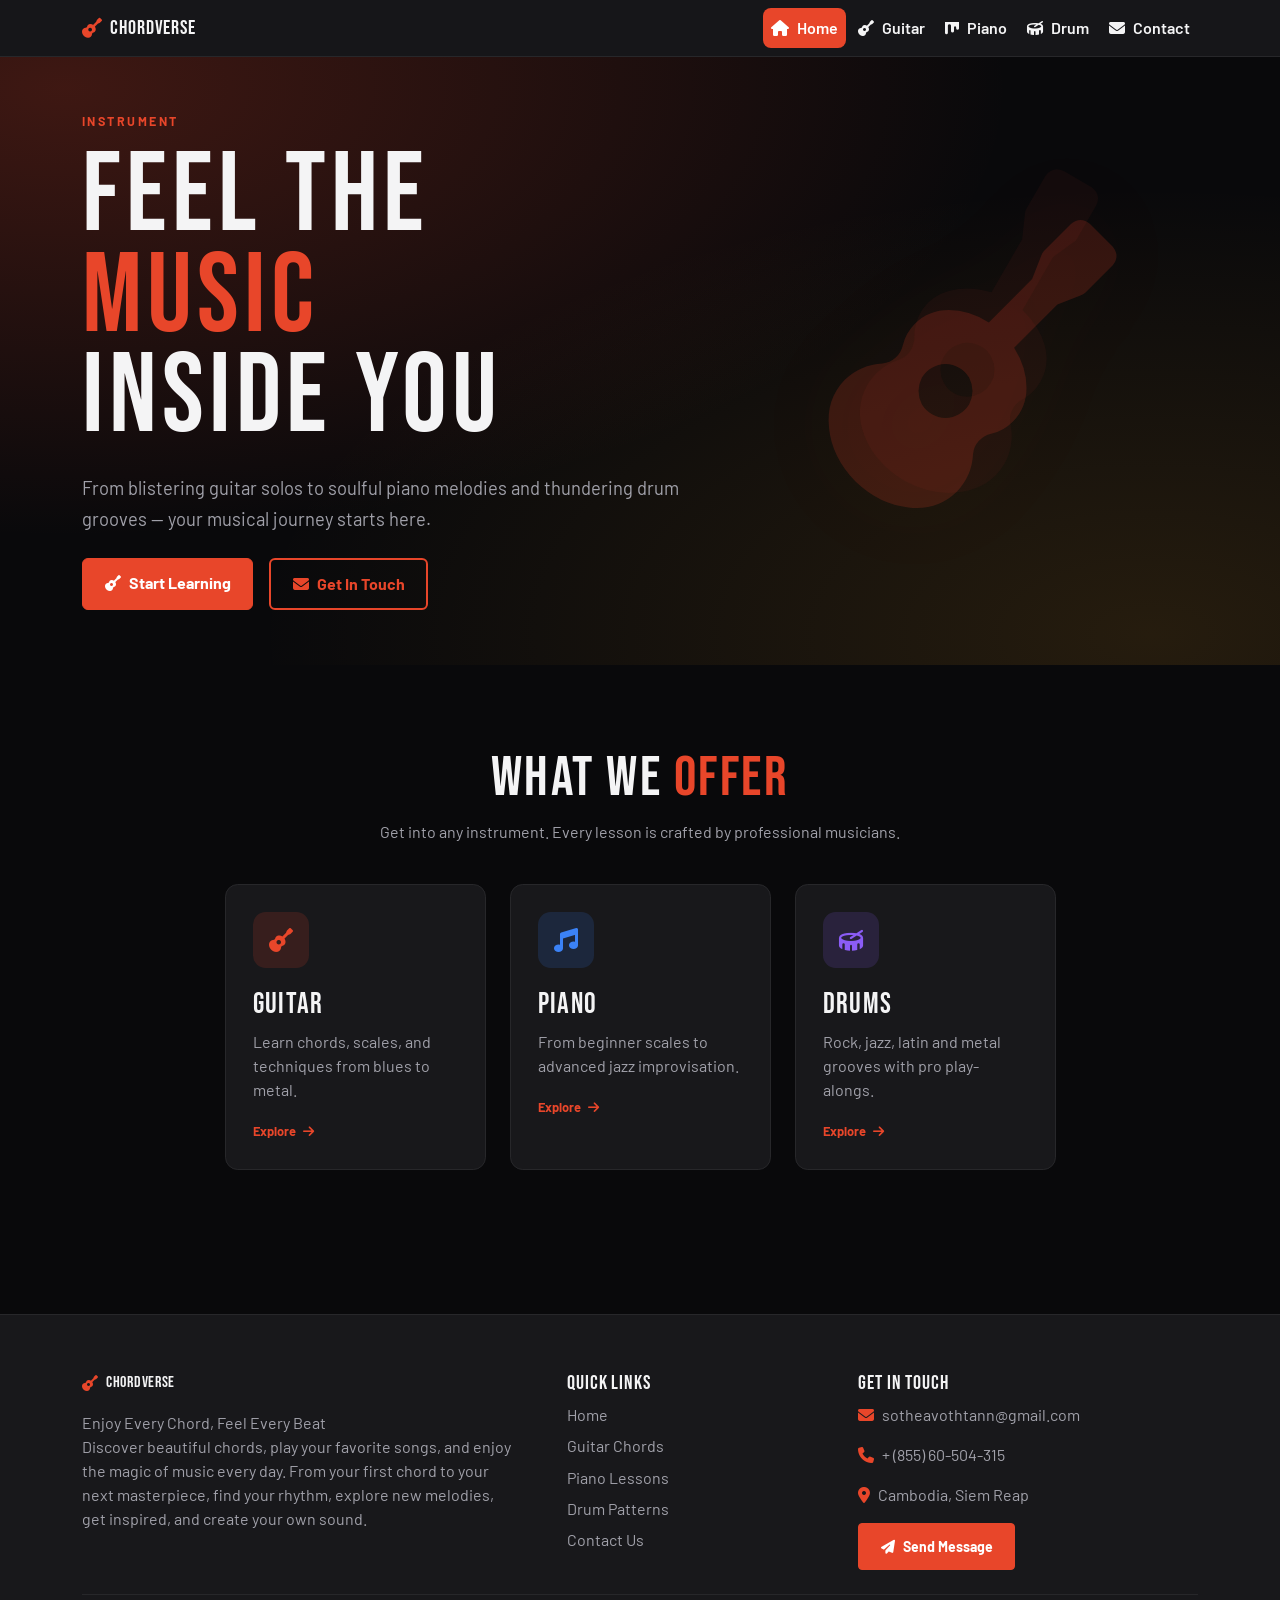
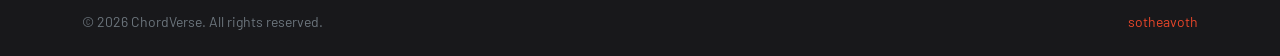
<file: index.html>
<!doctype html>
<html lang="en" data-theme="dark">
<head>
  <meta charset="utf-8">
  <meta name="viewport" content="width=device-width, initial-scale=1">
  <meta name="description" content="Learn guitar, piano, and drums with GuitarVerse.">
  <title>Home | ChordVerse</title>
  <link rel="preconnect" href="https://fonts.googleapis.com">
  <link href="https://fonts.googleapis.com/css2?family=Bebas+Neue&family=Barlow:wght@300;400;600;700&display=swap" rel="stylesheet">
  <link href="assets/css/bootstrap.min.css" rel="stylesheet">
  <link href="https://cdnjs.cloudflare.com/ajax/libs/font-awesome/6.5.0/css/all.min.css" rel="stylesheet">
  <link href="assets/css/style.css" rel="stylesheet">
</head>
<body>
  <div id="site-header"></div>
  <main>
    <section class="hero hero-home">
      <div class="container">
        <div class="row align-items-center gy-5">
          <div class="col-lg-7">
            <p class="eyebrow">instrument</p>
            <h1 class="display-heading hero-title">FEEL THE<br><span class="text-brand">MUSIC</span><br>INSIDE YOU</h1>
            <p class="lead-copy">From blistering guitar solos to soulful piano melodies and thundering drum grooves — your musical journey starts here.</p>
            <div class="d-flex flex-wrap gap-3 mt-4">
              <a href="pages/guitar.html" class="btn btn-brand"><i class="fa-solid fa-guitar me-2"></i>Start Learning</a>
              <a href="pages/contact.html" class="btn btn-outline-brand"><i class="fa-solid fa-envelope me-2"></i>Get In Touch</a>
            </div>
          </div>
          <div class="col-lg-5 d-none d-md-flex justify-content-center">
            <div class="hero-art"><i class="fa-solid fa-guitar"></i><i class="fa-solid fa-guitar guitar-shadow"></i></div>
          </div>
        </div>
      </div>
    </section>
    <!-- <section class="stats-strip">
      <div class="container"><div class="row g-4 text-center">
        <div class="col-6 col-lg-3"><i class="fa-solid fa-guitar stat-icon"></i><strong>500+</strong><span>Guitar Lessons</span></div>
        <div class="col-6 col-lg-3"><i class="fa-solid fa-music stat-icon"></i><strong>200+</strong><span>Piano Courses</span></div>
        <div class="col-6 col-lg-3"><i class="fa-solid fa-drum stat-icon"></i><strong>150+</strong><span>Drum Patterns</span></div>
        <div class="col-6 col-lg-3"><i class="fa-solid fa-users stat-icon"></i><strong>50k+</strong><span>Happy Students</span></div>
      </div></div>
    </section> -->
    <section class="section-space">
      <div class="container">
        <div class="section-heading text-center">
          <h2 class="display-heading">WHAT WE <span>OFFER</span></h2>
         <p>Get into any instrument. Every lesson is crafted by professional musicians.</p>
        </div>
        <div class="row g-4 justify-content-center">
          <div class="col-md-6 col-xl-3"><a class="card instrument-card h-100" href="pages/guitar.html"><span class="instrument-icon" style="--instrument-color:#e8462a"><i class="fa-solid fa-guitar"></i></span><h3>Guitar</h3><p>Learn chords, scales, and techniques from blues to metal.</p><span class="card-link">Explore <i class="fa-solid fa-arrow-right"></i></span></a></div>
          <div class="col-md-6 col-xl-3"><a class="card instrument-card h-100" href="pages/piano.html"><span class="instrument-icon" style="--instrument-color:#3b82f6"><i class="fa-solid fa-music"></i></span><h3>Piano</h3><p>From beginner scales to advanced jazz improvisation.</p><span class="card-link">Explore <i class="fa-solid fa-arrow-right"></i></span></a></div>
          <div class="col-md-6 col-xl-3"><a class="card instrument-card h-100" href="pages/drum.html"><span class="instrument-icon" style="--instrument-color:#8b5cf6"><i class="fa-solid fa-drum"></i></span><h3>Drums</h3><p>Rock, jazz, latin and metal grooves with pro play-alongs.</p><span class="card-link">Explore <i class="fa-solid fa-arrow-right"></i></span></a></div>
          <!-- <div class="col-md-6 col-xl-3"><a class="card instrument-card h-100" href="pages/guitar_solo.html"><span class="instrument-icon" style="--instrument-color:#f5a623"><i class="fa-solid fa-star"></i></span><h3>Guitar Solo</h3><p>Shred iconic solos note-for-note with detailed tab breakdowns.</p><span class="card-link">Explore <i class="fa-solid fa-arrow-right"></i></span></a></div> -->
        </div>
      </div>
    </section>
  </main>
  <div id="site-footer"></div>
  <script src="assets/js/bootstrap.bundle.min.js"></script>
  <script src="assets/js/main.js"></script>
</body>
</html>
</file>
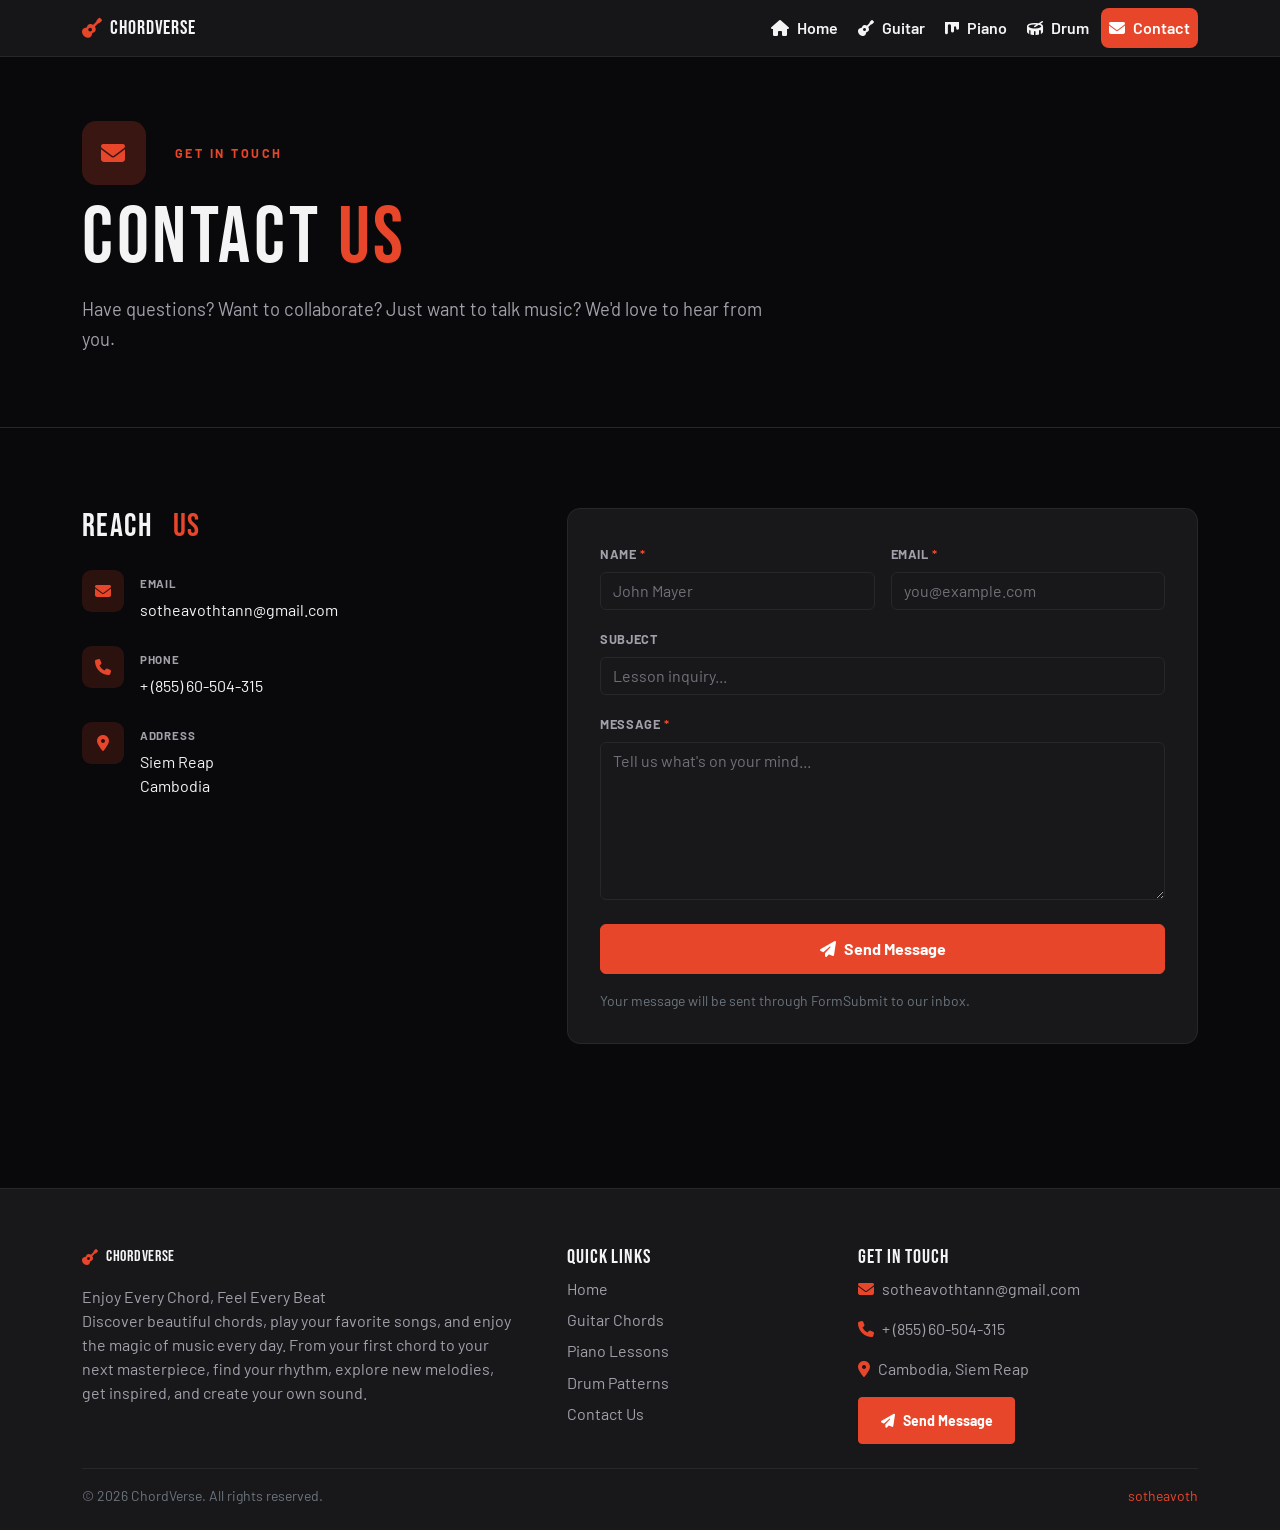
<file: pages/contact.html>
<!doctype html>
<html lang="en" data-theme="dark">
<head>
  <meta charset="utf-8">
  <meta name="viewport" content="width=device-width, initial-scale=1">
  <title>Contact</title>
  <link rel="preconnect" href="https://fonts.googleapis.com">
  <link href="https://fonts.googleapis.com/css2?family=Bebas+Neue&family=Barlow:wght@300;400;600;700&display=swap" rel="stylesheet">
  <link href="../assets/css/bootstrap.min.css" rel="stylesheet">
  <link href="https://cdnjs.cloudflare.com/ajax/libs/font-awesome/6.5.0/css/all.min.css" rel="stylesheet">
  <link href="../assets/css/style.css" rel="stylesheet">
</head>
<body>
  <div id="site-header"></div>
  <main>
    <section class="page-hero"><div class="container"><p class="eyebrow guitar-hero-kicker"><i class="fa-solid fa-envelope me-2 contact-hero-icon" aria-hidden="true"></i>Get in touch</p><h1 class="display-heading">CONTACT <span>US</span></h1><p class="lead-copy">Have questions? Want to collaborate? Just want to talk music? We'd love to hear from you.</p></div></section>
    <section class="section-space"><div class="container"><div class="row g-5">
      <aside class="col-lg-5"><h2 class="display-heading mb-4 guitar-hero-kicker">REACH<br><span>US</span></h2>
        <div class="contact-detail"><span><i class="fa-solid fa-envelope"></i></span><div><small>Email</small><p>sotheavothtann@gmail.com</p></div></div>
        <div class="contact-detail"><span><i class="fa-solid fa-phone"></i></span><div><small>Phone</small><p>+ (855) 60-504-315</p></div></div>
        <div class="contact-detail"><span><i class="fa-solid fa-location-dot"></i></span><div><small>Address</small><p>Siem Reap<br>Cambodia</p></div></div>
        <!-- <div class="contact-detail"><span><i class="fa-regular fa-clock"></i></span><div><small>Hours</small><p>Mon–Fri: 9am – 6pm<br>Weekend: 10am – 4pm</p></div></div> -->
      </aside>
      <div class="col-lg-7"><div class="card contact-card"><div class="alert alert-info d-none" id="contact-feedback" role="status" aria-live="polite"></div>
        <form id="contact-form" action="https://formsubmit.co/ajax/sotheavothtann@gmail.com" method="POST" novalidate>
          <div class="row g-3 mb-3">
            <div class="col-sm-6"><label class="form-label" for="name">Name <span class="text-brand">*</span></label><input class="form-control" id="name" name="name" type="text" placeholder="John Mayer" required maxlength="100"></div>
            <div class="col-sm-6"><label class="form-label" for="email">Email <span class="text-brand">*</span></label><input class="form-control" id="email" name="email" type="email" placeholder="you@example.com" required maxlength="150"></div>
          </div>
          <div class="mb-3"><label class="form-label" for="subject">Subject</label><input class="form-control" id="subject" name="subject" type="text" placeholder="Lesson inquiry..." maxlength="200"></div>
          <div class="mb-4"><label class="form-label" for="message">Message <span class="text-brand">*</span></label><textarea class="form-control" id="message" name="message" rows="6" placeholder="Tell us what's on your mind..." required minlength="10"></textarea></div>
          <button class="btn btn-brand w-100" type="submit"><i class="fa-solid fa-paper-plane me-2"></i>Send Message</button>
          <p class="small text-secondary mt-3 mb-0">Your message will be sent through FormSubmit to our inbox.</p>
        </form>
      </div></div>
    </div></div></section>
  </main>
  <div id="site-footer"></div>
  <script src="../assets/js/bootstrap.bundle.min.js"></script>
  <script src="../assets/js/main.js"></script>
</body>
</html>
</file>
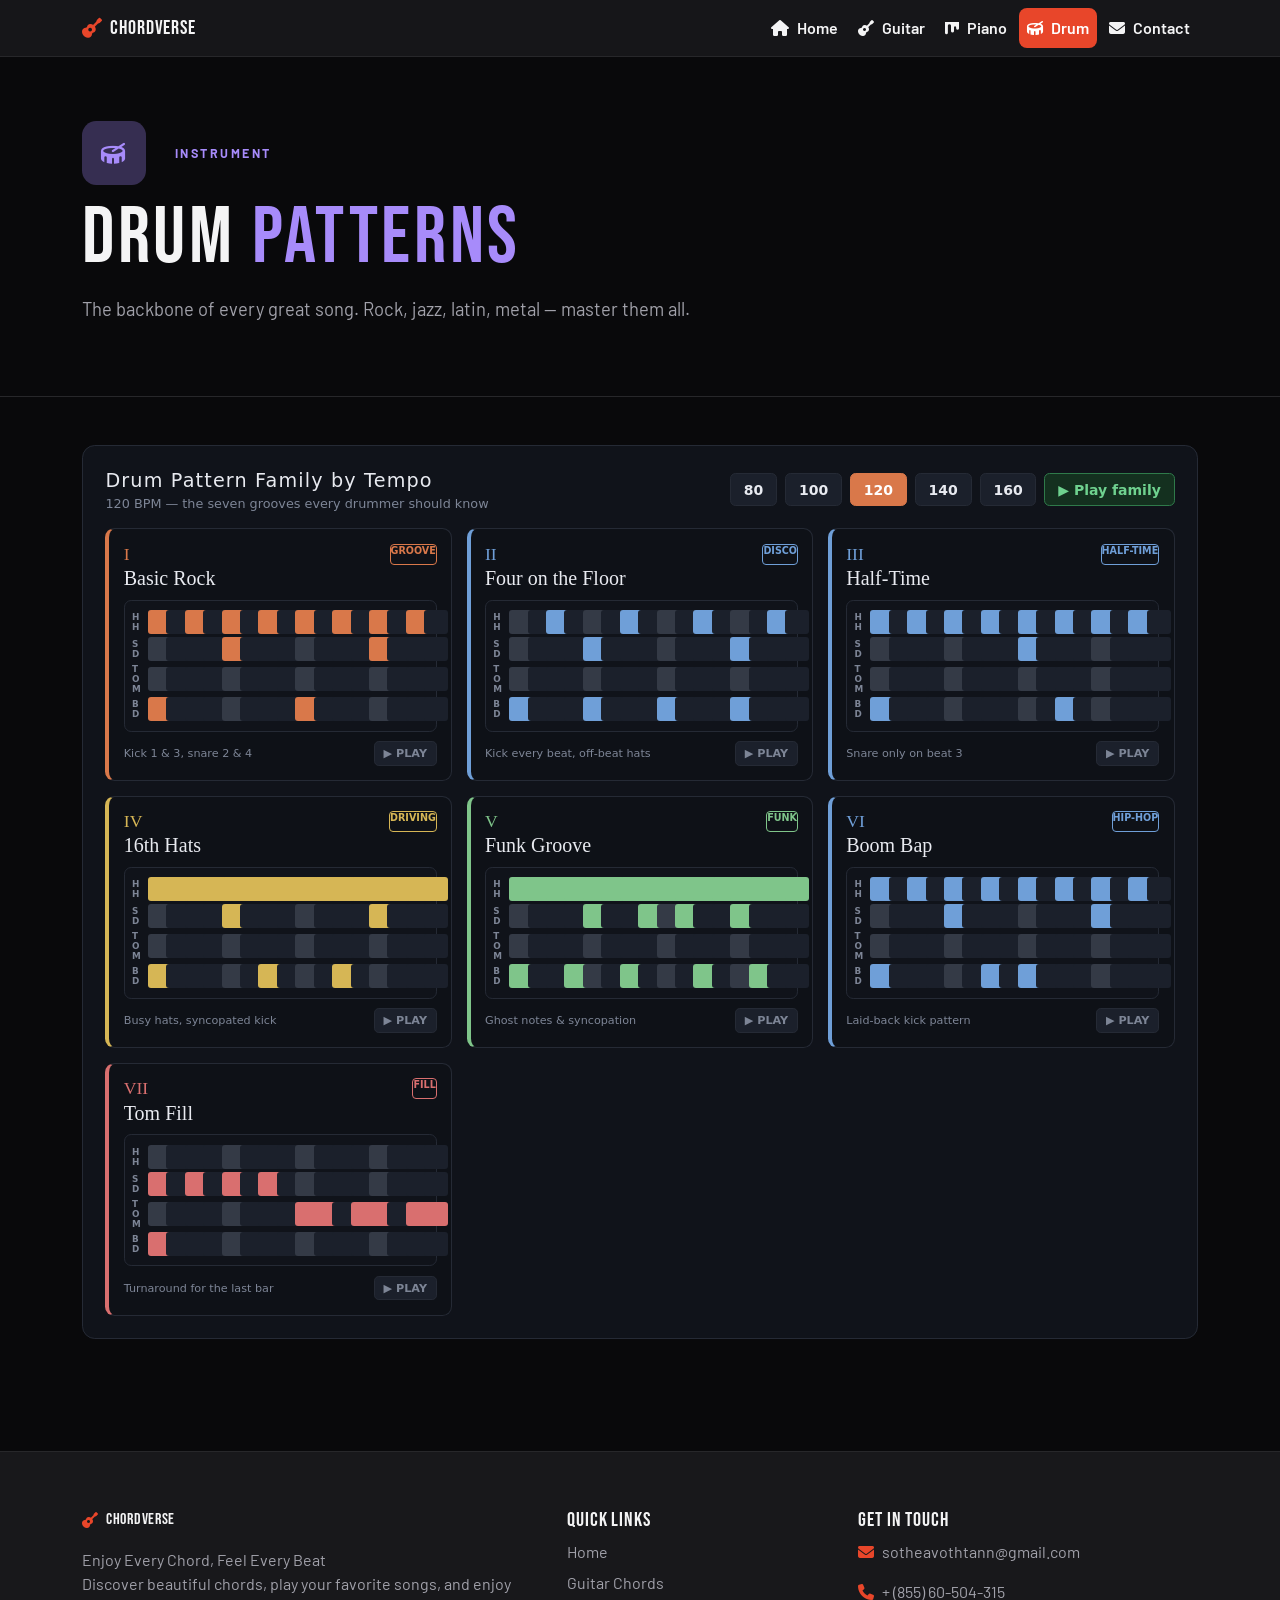
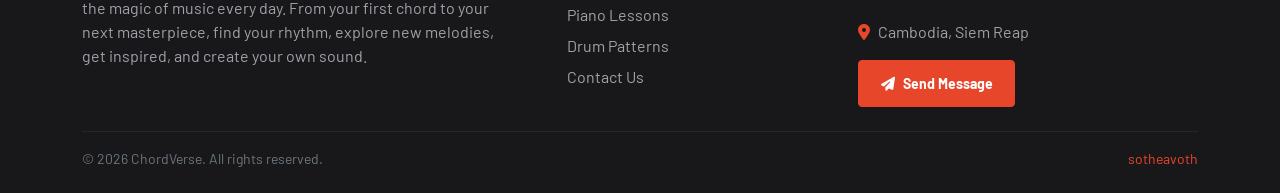
<file: pages/drum.html>
<!doctype html>
<html lang="en" data-theme="dark">
<head>
  <meta charset="utf-8">
  <meta name="viewport" content="width=device-width, initial-scale=1">
  <title>Drum | DrumVerse</title>
  <link rel="preconnect" href="https://fonts.googleapis.com">
  <link href="https://fonts.googleapis.com/css2?family=Bebas+Neue&family=Barlow:wght@300;400;600;700&display=swap" rel="stylesheet">
  <link href="../assets/css/bootstrap.min.css" rel="stylesheet">
  <link href="https://cdnjs.cloudflare.com/ajax/libs/font-awesome/6.5.0/css/all.min.css" rel="stylesheet">
  <link href="../assets/css/style.css" rel="stylesheet">
</head>
<body>
  <div id="site-header"></div>
    <section class="page-hero "><div class="container "><p class="eyebrow drum-purple guitar-hero-kicker"><i class="fa-solid fa-drum me-2 drum-hero-icon aria-hidden="true"></i>Instrument</p><h1 class="display-heading">DRUM <span class="drum-purple">PATTERNS</span></h1><p class="lead-copy">The backbone of every great song. Rock, jazz, latin, metal — master them all.</p></div></section>
  <main class="drum-demo">
    <div class="container">
      <section class="wrap" aria-labelledby="drum-title">
        <header class="drum-head">
          <div>
            <h1 id="drum-title">Drum Pattern Family by Tempo</h1>
            <div class="sub" id="sub">120 BPM — the seven grooves every drummer should know</div>
          </div>
          <div class="ctl" id="bpms" aria-label="Choose a tempo"></div>
        </header>
        <div class="grid" id="grid"></div>
      </section>
    </div>
  </main>
  <div id="site-footer"></div>
  <script src="../assets/js/bootstrap.bundle.min.js"></script>
  <script src="../assets/js/main.js"></script>
</body>
</html>
</file>
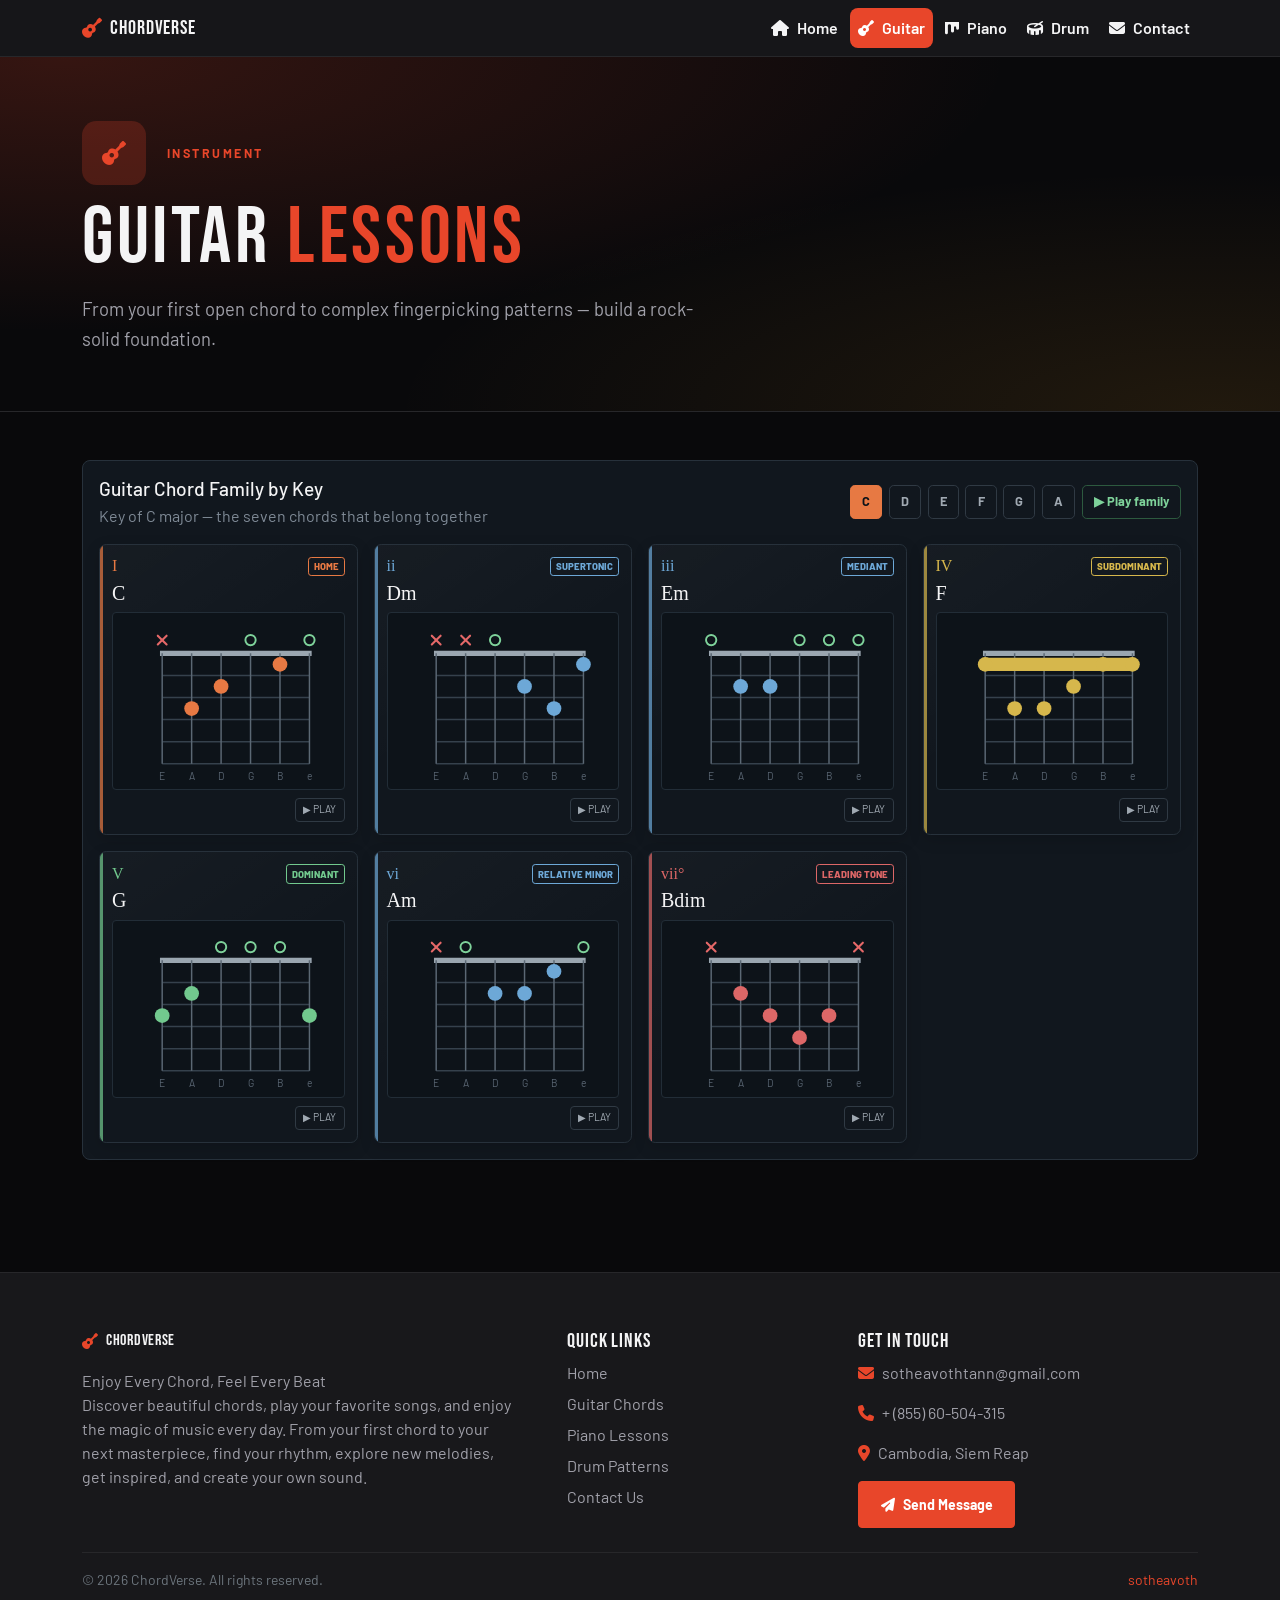
<file: pages/guitar.html>
<!doctype html>
<html lang="en" data-theme="dark">
<head>
  <meta charset="utf-8">
  <meta name="viewport" content="width=device-width, initial-scale=1">
  <title>Guitar | GuitarVerse</title>
  <link rel="preconnect" href="https://fonts.googleapis.com">
  <link href="https://fonts.googleapis.com/css2?family=Bebas+Neue&family=Barlow:wght@300;400;600;700&display=swap" rel="stylesheet">
  <link href="../assets/css/bootstrap.min.css" rel="stylesheet">
  <link href="https://cdnjs.cloudflare.com/ajax/libs/font-awesome/6.5.0/css/all.min.css" rel="stylesheet">
  <link href="../assets/css/style.css" rel="stylesheet">
</head>
<body>
  
  <div id="site-header"></div>

  <section class="page-hero hero-gradient guitar-page-hero">
    <div class="container">
      <div class="row align-items-center g-5">
        <div class="col-lg-7">
          <div class="guitar-hero-kicker">
            <span class="guitar-hero-icon" aria-hidden="true">
              <i class="fa-solid fa-guitar"></i>
            </span>
            <span class="eyebrow">Instrument</span>
          </div>
          <h1 class="display-heading guitar-page-title">
            GUITAR <span>LESSONS</span>
          </h1>
          <p class="lead-copy guitar-page-description">
            From your first open chord to complex fingerpicking patterns — build a rock-solid foundation.
          </p>
        </div>
        <!-- <div class="col-lg-5">
          <div class="guitar-art" role="img" aria-label="Decorative guitar illustration">
            <span class="music-note" aria-hidden="true">♪</span>
            <i class="fa-solid fa-guitar guitar-art-icon" aria-hidden="true"></i>
            <div class="d-flex justify-content-between small text-secondary mt-3 text-uppercase">
              <span>Practice with purpose</span>
              <span><i class="fa-solid fa-guitar guitar-art-accent me-1" aria-hidden="true"></i>6 strings</span>
            </div>
          </div>
        </div> -->
      </div>
    </div>
  </section>
  
  <main class="guitar-demo">
    <div class="container">
      <section class="family" aria-labelledby="guitar-title">
        <header class="family-head">
          <div>
            <h1 id="guitar-title">Guitar Chord Family by Key</h1>
            <p id="family-sub">Key of C major — the seven chords that belong together</p>
          </div>
          <div class="keys" id="keys" aria-label="Choose a key"></div>
        </header>
        <div class="family-grid" id="family"></div>
      </section>
    </div>
  </main>
  <div id="site-footer"></div>
  <script src="../assets/js/bootstrap.bundle.min.js"></script>
  <script src="../assets/js/main.js"></script>
</body>
</html>
</file>
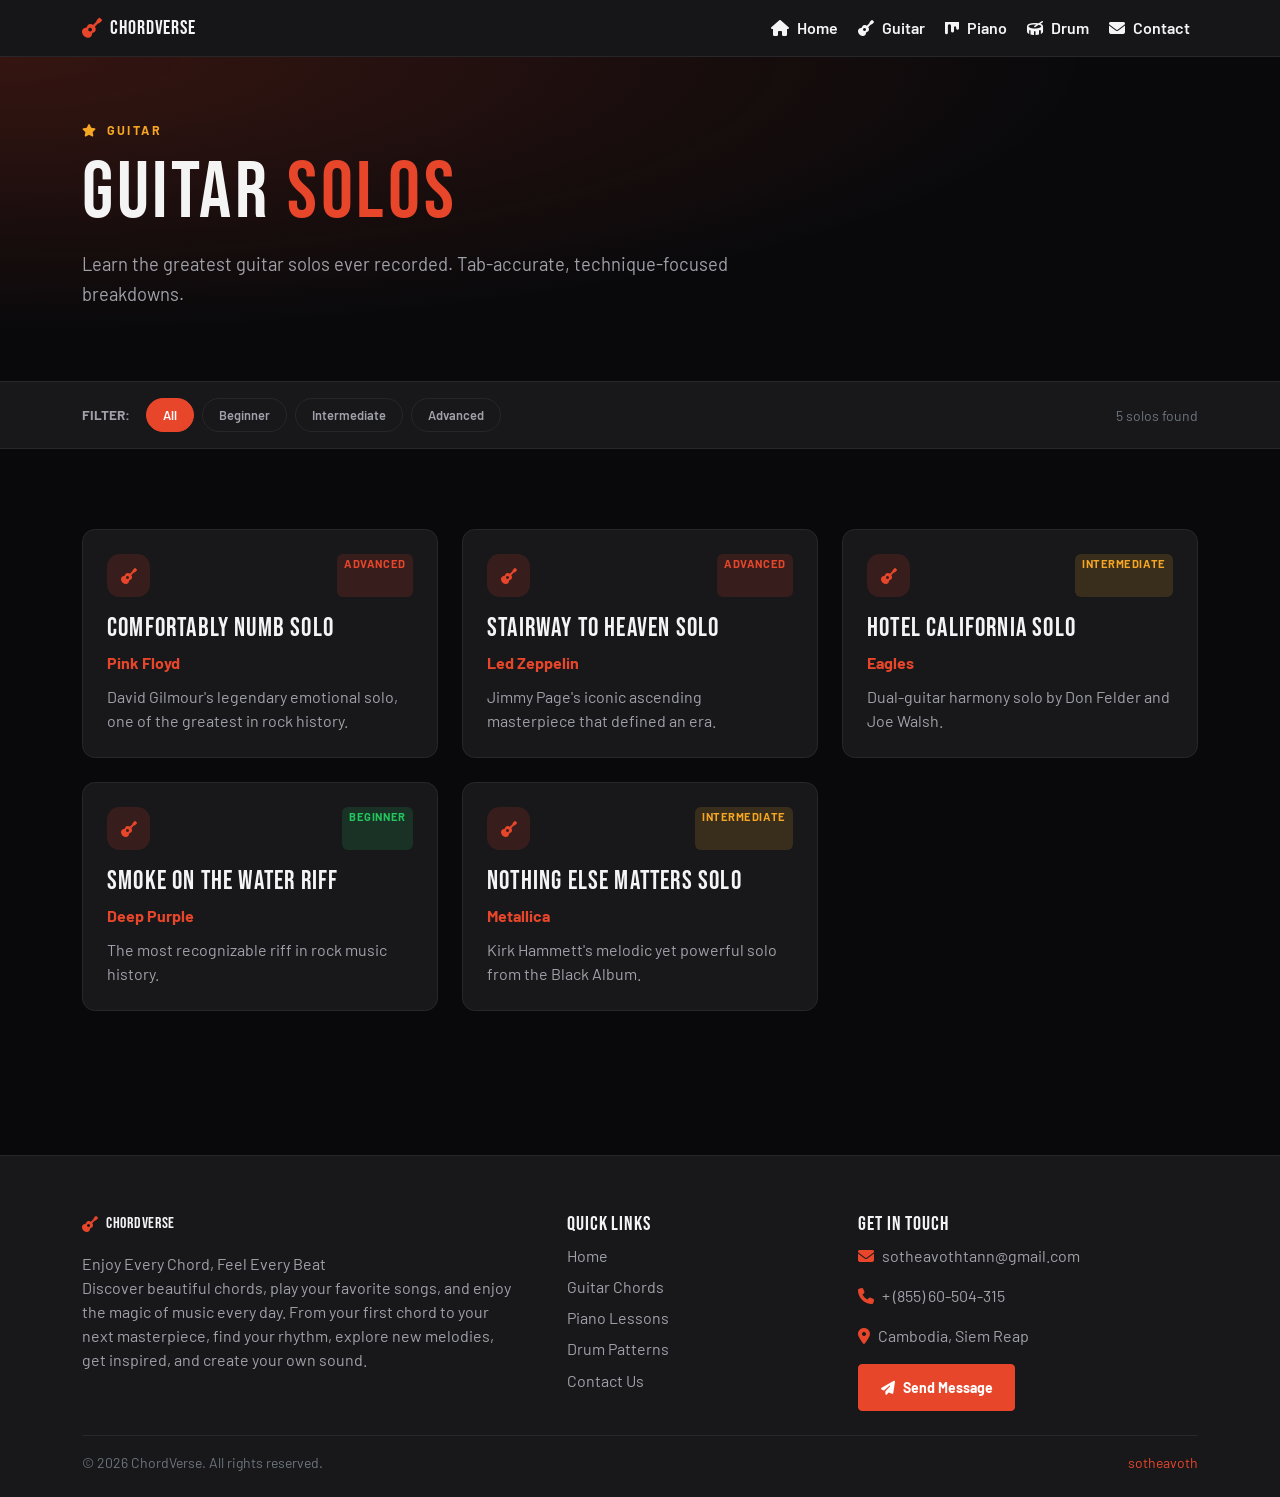
<file: pages/guitar_solo.html>
<!doctype html>
<html lang="en" data-theme="dark">
<head>
  <meta charset="utf-8">
  <meta name="viewport" content="width=device-width, initial-scale=1">
  <title>Guitar Solos | GuitarVerse</title>
  <link rel="preconnect" href="https://fonts.googleapis.com">
  <link href="https://fonts.googleapis.com/css2?family=Bebas+Neue&family=Barlow:wght@300;400;600;700&display=swap" rel="stylesheet">
  <link href="../assets/css/bootstrap.min.css" rel="stylesheet">
  <link href="https://cdnjs.cloudflare.com/ajax/libs/font-awesome/6.5.0/css/all.min.css" rel="stylesheet">
  <link href="../assets/css/style.css" rel="stylesheet">
</head>
<body>
  <div id="site-header"></div>
  <main>
    <section class="page-hero hero-gradient"><div class="container">
      <p class="eyebrow text-accent"><i class="fa-solid fa-star me-2"></i>Guitar</p>
      <h1 class="display-heading">GUITAR <span>SOLOS</span></h1>
      <p class="lead-copy">Learn the greatest guitar solos ever recorded. Tab-accurate, technique-focused breakdowns.</p>
    </div></section>
    <section class="filter-bar"><div class="container d-flex align-items-center flex-wrap gap-2">
      <span class="filter-label me-2">Filter:</span>
      <button class="filter-button active" data-filter="all" aria-pressed="true">All</button>
      <button class="filter-button" data-filter="Beginner" aria-pressed="false">Beginner</button>
      <button class="filter-button" data-filter="Intermediate" aria-pressed="false">Intermediate</button>
      <button class="filter-button" data-filter="Advanced" aria-pressed="false">Advanced</button>
      <span class="ms-auto small text-secondary" id="solo-count" aria-live="polite">5 solos found</span>
    </div></section>
    <section class="section-space"><div class="container">
      <div class="row g-4" id="solo-grid">
        <div class="col-md-6 col-lg-4 solo-item" data-difficulty="Advanced"><article class="card lesson-card h-100"><div class="d-flex justify-content-between mb-3"><span class="instrument-icon small-icon"><i class="fa-solid fa-guitar"></i></span><span class="badge badge-advanced">Advanced</span></div><h2>Comfortably Numb Solo</h2><p class="artist-name">Pink Floyd</p><p>David Gilmour's legendary emotional solo, one of the greatest in rock history.</p></article></div>
        <div class="col-md-6 col-lg-4 solo-item" data-difficulty="Advanced"><article class="card lesson-card h-100"><div class="d-flex justify-content-between mb-3"><span class="instrument-icon small-icon"><i class="fa-solid fa-guitar"></i></span><span class="badge badge-advanced">Advanced</span></div><h2>Stairway to Heaven Solo</h2><p class="artist-name">Led Zeppelin</p><p>Jimmy Page's iconic ascending masterpiece that defined an era.</p></article></div>
        <div class="col-md-6 col-lg-4 solo-item" data-difficulty="Intermediate"><article class="card lesson-card h-100"><div class="d-flex justify-content-between mb-3"><span class="instrument-icon small-icon"><i class="fa-solid fa-guitar"></i></span><span class="badge badge-intermediate">Intermediate</span></div><h2>Hotel California Solo</h2><p class="artist-name">Eagles</p><p>Dual-guitar harmony solo by Don Felder and Joe Walsh.</p></article></div>
        <div class="col-md-6 col-lg-4 solo-item" data-difficulty="Beginner"><article class="card lesson-card h-100"><div class="d-flex justify-content-between mb-3"><span class="instrument-icon small-icon"><i class="fa-solid fa-guitar"></i></span><span class="badge badge-beginner">Beginner</span></div><h2>Smoke on the Water Riff</h2><p class="artist-name">Deep Purple</p><p>The most recognizable riff in rock music history.</p></article></div>
        <div class="col-md-6 col-lg-4 solo-item" data-difficulty="Intermediate"><article class="card lesson-card h-100"><div class="d-flex justify-content-between mb-3"><span class="instrument-icon small-icon"><i class="fa-solid fa-guitar"></i></span><span class="badge badge-intermediate">Intermediate</span></div><h2>Nothing Else Matters Solo</h2><p class="artist-name">Metallica</p><p>Kirk Hammett's melodic yet powerful solo from the Black Album.</p></article></div>
      </div>
      <div id="solo-empty" class="empty-state d-none"><i class="fa-solid fa-guitar"></i><p>No solos found for this filter.</p><button class="btn btn-outline-brand" data-filter="all">View All</button></div>
    </div></section>
  </main>
  <div id="site-footer"></div>
  <script src="../assets/js/bootstrap.bundle.min.js"></script>
  <script src="../assets/js/main.js"></script>
</body>
</html>
</file>
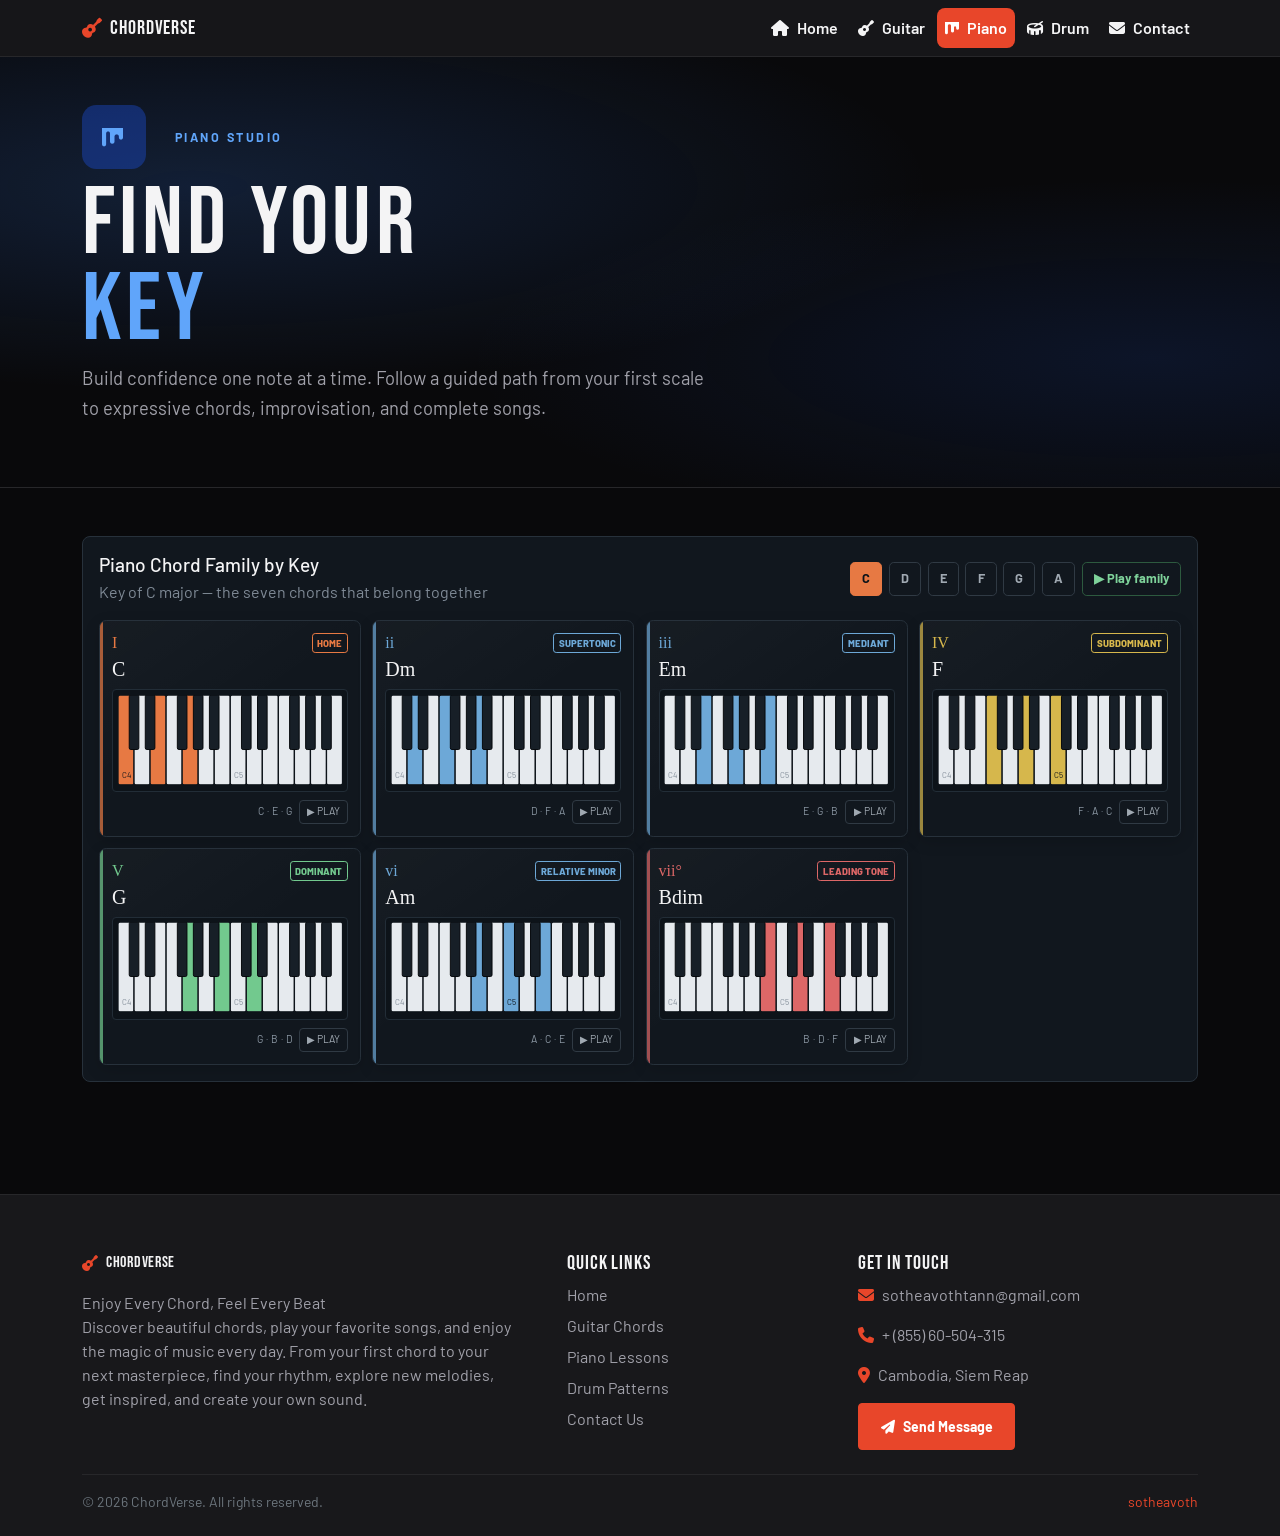
<file: pages/piano.html>
<!doctype html>
<html lang="en" data-theme="dark">
<head>
  <meta charset="utf-8">
  <meta name="viewport" content="width=device-width, initial-scale=1">
  <title>Piano | PianoVerse</title>
  <link rel="preconnect" href="https://fonts.googleapis.com">
  <link href="https://fonts.googleapis.com/css2?family=Bebas+Neue&family=Barlow:wght@300;400;600;700&display=swap" rel="stylesheet">
  <link href="../assets/css/bootstrap.min.css" rel="stylesheet">
  <link href="https://cdnjs.cloudflare.com/ajax/libs/font-awesome/6.5.0/css/all.min.css" rel="stylesheet">
  <link href="../assets/css/style.css" rel="stylesheet">
</head>
<body>
  
  <div id="site-header"></div>
  <section class="piano-hero"><div class="container py-5 py-lg-6"><div class="row align-items-center g-5">
    <div class="col-lg-7">
      <!-- <span class="guitar-hero-icon" aria-hidden="true"></span> -->
      <p class="eyebrow piano-blue guitar-hero-kicker"><i class="fa-brands fa-mix me-2 piano-hero-icon aria-hidden="true"></i>Piano studio</p>
        <h1 class="display-heading piano-title">FIND YOUR<br><span>KEY</span></h1>
        <p class="lead-copy">Build confidence one note at a time. Follow a guided path from your first scale to expressive chords, improvisation, and complete songs.</p>
        <!-- <div class="d-flex gap-3 flex-wrap mt-4"><a href="#lessons" class="btn btn-piano"><i class="fa-solid fa-play me-2"></i>Explore lessons</a><a href="contact.html" class="btn btn-outline-piano"><i class="fa-solid fa-message me-2"></i>Ask a teacher</a></div> -->
      </div>
      <!-- <div class="col-lg-5"><div class="piano-art" aria-label="Decorative piano keyboard"><span class="music-note">♪</span><div class="keyboard" aria-hidden="true"></div><div class="d-flex justify-content-between small text-secondary mt-3 text-uppercase"><span>Practice with purpose</span><span><i class="fa-solid  piano-blue me-1" aria-hidden="true"></i>88 keys</span></div></div></div> -->
      
    </div></div></section>
    
    
  <main class="piano-demo">
    <div class="container">
      <section class="family" aria-labelledby="piano-title">
        <header class="family-head">
          <div>
            <h1 id="piano-title">Piano Chord Family by Key</h1>
            <p id="family-sub">Key of C major — the seven chords that belong together</p>
          </div>
          <div class="keys" id="keys" aria-label="Choose a key"></div>
        </header>
        <div class="family-grid" id="family"></div>
      </section>
    </div>
  </main>
  <div id="site-footer"></div>
  <script src="../assets/js/bootstrap.bundle.min.js"></script>
  <script src="../assets/js/main.js"></script>
</body>
</html>
</file>
<file: assets/css/style.css>
:root {
  color-scheme: dark;
  --brand: #e8462a;
  --accent: #f5a623;
  --bg-primary: #09090b;
  --bg-card: #18181b;
  --border: #27272a;
  --text-main: #f4f4f5;
  --text-muted: #a1a1aa;
  --bs-body-font-family: "Barlow", sans-serif;
  --bs-body-bg: var(--bg-primary);
  --bs-body-color: var(--text-main);
  --bs-border-color: var(--border);
}

[data-theme="light"] {
  color-scheme: light;
  --bg-primary: #fafafa;
  --bg-card: #fff;
  --border: #e4e4e7;
  --text-main: #18181b;
  --text-muted: #71717a;
  --bs-body-bg: var(--bg-primary);
  --bs-body-color: var(--text-main);
  --bs-border-color: var(--border);
}

* { box-sizing: border-box; }
html { scroll-behavior: smooth; scroll-padding-top: 5rem; }
body { min-height: 100vh; background: var(--bg-primary); color: var(--text-main); transition: background .25s, color .25s; }
a { color: inherit; }
.display-heading, .brand-name, .instrument-card h3, .lesson-card h2, .lesson-card h3, .lesson-card h4, .path-step h2 { font-family: "Bebas Neue", sans-serif; letter-spacing: .045em; }
.text-brand, .section-heading h2 span, .display-heading span { color: var(--brand); }
.text-accent { color: var(--accent) !important; }
.site-nav { background: color-mix(in srgb, var(--bg-card) 95%, transparent); border-bottom: 1px solid var(--border); backdrop-filter: blur(14px); }
.site-nav.navbar-scrolled { box-shadow: 0 4px 30px rgba(0,0,0,.28); }
.site-nav .navbar-brand, .site-nav .nav-link { color: var(--text-main); }
.site-nav .nav-link { border-radius: .5rem; font-weight: 600; }
.site-nav .nav-link:hover, .site-nav .nav-link.active { color: #fff; background: var(--brand); }
@media (max-width: 991.98px) {
  .site-nav .navbar-toggler .fa-bars { color: #df3e08; font-size: 1.25rem; }
  .site-nav #main-navigation {
    margin-top: .75rem;
    padding: .75rem;
    border-radius: .75rem;
    background: #000000b7;

  }
  .site-nav #main-navigation .nav-link:not(.active) { color: #d6d0cd; }
}
.theme-button { width: 2.5rem; height: 2.5rem; border: 1px solid var(--border); border-radius: 50%; color: var(--text-main); background: var(--bg-card); }
.site-footer { margin-top: 4rem; padding: 3.5rem 0 1.5rem; background: var(--bg-card); border-top: 1px solid var(--border); }
.site-footer p, .site-footer li, .site-footer .footer-link { color: var(--text-muted); }
.footer-link { text-decoration: none; display: block; margin: .45rem 0; }
.footer-link:hover { color: var(--brand) !important; }
.footer-social { display: flex; gap: .7rem; margin-top: 1.2rem; }
.footer-social a { display: grid; place-items: center; width: 2.3rem; height: 2.3rem; border-radius: 50%; background: var(--border); color: var(--text-muted); }
.footer-social a:hover { background: var(--brand); color: white; }
.hero { min-height: 38rem; display: flex; align-items: center; overflow: hidden; }
.hero-home { background: radial-gradient(ellipse at 5% 5%, rgba(232,70,42,.24), transparent 55%), radial-gradient(ellipse at 90% 95%, rgba(245,166,35,.12), transparent 55%), var(--bg-primary); }
.hero-title { font-size: clamp(4rem, 10vw, 7rem); line-height: .9; margin: 1rem 0 1.5rem; }
.eyebrow { color: var(--brand); font-size: .78rem; font-weight: 700; letter-spacing: .2em; text-transform: uppercase; margin-bottom: .8rem; }
.lead-copy { color: var(--text-muted); font-size: 1.15rem; max-width: 42rem; line-height: 1.65; }
.hero-art { position: relative; color: rgba(232,70,42,.18); font-size: clamp(12rem, 24vw, 18rem); line-height: 1; filter: drop-shadow(0 0 3rem rgba(232,70,42,.15)); }
.guitar-shadow { position: absolute; inset: 0; color: rgba(232,70,42,.05); transform: rotate(-15deg) translate(1.2rem,-1rem); }
.btn-brand, .btn-outline-brand, .btn-piano, .btn-outline-piano { padding: .75rem 1.35rem; font-weight: 700; text-decoration: none; }
.btn-brand { --bs-btn-bg: var(--brand); --bs-btn-border-color: var(--brand); --bs-btn-hover-bg: #c73a21; --bs-btn-hover-border-color: #c73a21; --bs-btn-color: #fff; --bs-btn-hover-color: #fff; }
.btn-outline-brand { color: var(--brand); border: 2px solid var(--brand); }
.btn-outline-brand:hover { color: #fff; background: var(--brand); }
.stats-strip { padding: 2rem 0; background: var(--bg-card); border-block: 1px solid var(--border); }
.stats-strip strong, .stats-strip span { display: block; }
.stats-strip strong { font: 2.6rem "Bebas Neue", sans-serif; }
.stats-strip span { color: var(--text-muted); font-size: .9rem; }
.stat-icon { display: block; color: var(--brand); font-size: 1.4rem; margin-bottom: .3rem; }
.section-space { padding: 5rem 0; }
.section-heading { margin-bottom: 2.5rem; }
.section-heading h2, .section-title { font-size: clamp(2.5rem, 6vw, 3.5rem); }
.section-heading p { color: var(--text-muted); }
.card { background: var(--bg-card); border: 1px solid var(--border); color: var(--text-main); border-radius: .8rem; transition: transform .2s, box-shadow .2s, border-color .2s; }
.card:hover { transform: translateY(-4px); border-color: var(--brand); box-shadow: 0 1.25rem 2.5rem rgba(232,70,42,.12); }
.instrument-card { display: block; padding: 1.7rem; text-decoration: none; }
.instrument-icon { display: inline-grid; place-items: center; width: 3.5rem; height: 3.5rem; border-radius: .8rem; margin-bottom: 1.2rem; color: var(--instrument-color, var(--brand)); background: color-mix(in srgb, var(--instrument-color, var(--brand)) 15%, transparent); font-size: 1.5rem; }
.small-icon { width: 2.7rem; height: 2.7rem; margin: 0; font-size: 1rem; }
.instrument-card h3 { font-size: 1.8rem; }
.instrument-card p, .lesson-card p { color: var(--text-muted); }
.card-link { color: var(--brand); font-size: .8rem; font-weight: 700; }
.card-link i { margin-left: .3rem; transition: transform .2s; }
.instrument-card:hover .card-link i { transform: translateX(.25rem); }
.page-hero { padding: 4rem 0 3.5rem; background: var(--bg-primary); border-bottom: 1px solid var(--border); }
.page-hero .display-heading { font-size: clamp(3.5rem, 8vw, 5rem); line-height: 1; margin: .5rem 0 1rem; }
.page-hero .lead-copy { max-width: 44rem; }
.hero-gradient { background: radial-gradient(ellipse at top left, rgba(232,70,42,.2), transparent 60%), var(--bg-primary); }
.guitar-page-hero {
  background:
    radial-gradient(ellipse at 95% 100%, rgba(245,166,35,.1), transparent 48%),
    radial-gradient(ellipse at 5% 0%, rgba(232,70,42,.2), transparent 55%),
    var(--bg-primary);
}
.guitar-hero-kicker { display: flex; align-items: center; gap: 1.3rem; margin-bottom: .8rem; }
.guitar-hero-kicker .eyebrow { margin: 0; }
.guitar-hero-icon {
  display: grid;
  place-items: center;
  width: 4rem;
  height: 4rem;
  border-radius: .9rem;
  background: color-mix(in srgb, var(--brand) 22%, transparent);
  color: var(--brand);  
  font-size: 1.5rem;
}
.guitar-hero-kicker { display: flex; align-items: center; gap: 1.3rem; margin-bottom: .8rem; }
.guitar-hero-kicker .eyebrow { margin: 0; }
.piano-hero-icon {
  display: grid;
  place-items: center;
  width: 4rem;
  height: 4rem;
  border-radius: .9rem;
  color:  #60a5fa;
  /* background:rgb(85, 145, 205); */
  background: #1d4fd865;
  font-size: 1.5rem;
}
.guitar-hero-kicker { display: flex; align-items: center; gap: 1.3rem; margin-bottom: .8rem; }
.guitar-hero-kicker .eyebrow { margin: 0; }
.drum-hero-icon {
  display: grid;
  place-items: center;
  width: 4rem;
  height: 4rem;
  border-radius: .9rem;
  color:  #a78bfa;
  background: #a78bfa4a;
  font-size: 1.5rem;
}
.guitar-hero-kicker { display: flex; align-items: center; gap: 1.3rem; margin-bottom: .8rem; }
.guitar-hero-kicker .eyebrow { margin: 0; }
.contact-hero-icon {
  display: grid;
  place-items: center;
  width: 4rem;
  height: 4rem;
  border-radius: .9rem;
  background: color-mix(in srgb, var(--brand) 22%, transparent);
  color: var(--brand);
  font-size: 1.5rem;
}
.guitar-art { position: relative; padding: 2rem 0; }
.guitar-art-icon {
  display: grid;
  min-height: 10rem;
  place-items: center;
  color: var(--brand);
  font-size: clamp(7rem, 18vw, 11rem);
  filter: drop-shadow(0 1.5rem 1.5rem rgba(0, 0, 0, .35));
  transform: rotate(-12deg);
}
.guitar-art-accent { color: var(--brand); }
.page-hero .guitar-page-title { margin: .5rem 0 1rem; }
.page-hero .guitar-page-description { margin-bottom: 0; }
.lesson-card { padding: 1.5rem; }
.lesson-card h2, .lesson-card h3, .lesson-card h4 { font-size: 1.65rem; margin: 0 0 .35rem; }
.lesson-card p:last-child { margin-bottom: 0; }
.badge { font-size: .7rem; text-transform: uppercase; letter-spacing: .05em; }
.badge-beginner { background: rgba(34,197,94,.15); color: #22c55e; }
.badge-intermediate { background: rgba(245,166,35,.15); color: #f5a623; }
.badge-advanced { background: rgba(232,70,42,.15); color: #e8462a; }
.chord-dots { display: flex; gap: .45rem; margin-top: 1.1rem; }
.chord-dots::before { content: ""; width: .55rem; height: .55rem; border-radius: 50%; background: var(--brand); box-shadow: 1rem 0 var(--border), 2rem 0 var(--border), 3rem 0 var(--brand), 4rem 0 var(--border), 5rem 0 var(--border); }
.filter-bar { background: var(--bg-card); padding: 1rem 0; border-bottom: 1px solid var(--border); }
.filter-label { color: var(--text-muted); font-size: .85rem; font-weight: 700; text-transform: uppercase; }
.filter-button { border: 1px solid var(--border); border-radius: 50rem; padding: .4rem 1rem; background: transparent; color: var(--text-muted); font-weight: 600; font-size: .8rem; }
.filter-button:hover, .filter-button.active { border-color: var(--brand); background: var(--brand); color: white; }
.artist-name { color: var(--brand) !important; font-weight: 700; margin: 0 0 .65rem; }
.empty-state { padding: 4rem 1rem; text-align: center; color: var(--text-muted); }
.empty-state i { display: block; font-size: 3rem; opacity: .35; margin-bottom: 1rem; }
.piano-hero { background: radial-gradient(ellipse at 15% 30%, rgba(59,130,246,.18), transparent 48%), radial-gradient(ellipse at 90% 70%, rgba(37,99,235,.13), transparent 42%), var(--bg-primary); border-bottom: 1px solid var(--border); }
.piano-blue { color: #60a5fa !important; }
.piano-title { font-size: clamp(4.5rem, 10vw, 6rem); line-height: .9; }
.piano-title span { color: #60a5fa; }
.piano-art { position: relative; padding: 2rem 0; }
.keyboard { height: 10rem; border: .4rem solid #0f172a; border-radius: .8rem; background: repeating-linear-gradient(90deg, #eff6ff 0 9.4%, #94a3b8 9.4% 10%); box-shadow: 0 1.5rem 3rem #02061780; position: relative; transform: perspective(700px) rotateX(12deg) rotateZ(-2deg); }
.keyboard::before { content: ""; position: absolute; inset: 0 0 auto 5%; height: 58%; width: 90%; background: repeating-linear-gradient(90deg, transparent 0 10.5%, #111827 10.5% 14%, transparent 14% 24%); }
.music-note { position: absolute; right: 12%; top: -.4rem; color: #60a5fa; font-size: 3rem; z-index: 1; }
.learning-path { padding: 2.5rem 0; background: var(--bg-card); border-bottom: 1px solid var(--border); }
.path-step { display: flex; gap: 1rem; }
.path-icon { display: grid; place-items: center; flex: 0 0 2.7rem; width: 2.7rem; height: 2.7rem; border-radius: 50%; color: #60a5fa; background: rgba(59,130,246,.15); }
.path-number { color: #60a5fa; font-size: .75rem; font-weight: 700; letter-spacing: .1em; }
.path-step h2 { font-size: 1.4rem; margin: .1rem 0; }
.path-step p { color: var(--text-muted); font-size: .9rem; margin: 0; }
.level-heading { font: 1.8rem "Bebas Neue", sans-serif; margin: 2.5rem 0 1rem; }
.level-heading small { color: var(--text-muted); font: .75rem "Barlow", sans-serif; margin-left: .4rem; }
.level-beginner { color: #22c55e; }.level-intermediate { color: var(--accent); }.level-advanced { color: var(--brand); }
.lesson-meta { display: flex; justify-content: space-between; color: var(--text-muted); font-size: .78rem; margin-bottom: 1.3rem; }
.lesson-meta span:first-child { font-weight: 700; text-transform: uppercase; letter-spacing: .06em; }
.piano-cta { display: flex; align-items: center; justify-content: space-between; gap: 2rem; padding: 2.5rem; border-radius: 1rem; background: linear-gradient(115deg, #172554, #1d4ed8); }
.piano-cta .eyebrow { color: #bfdbfe; }
.piano-cta h2 { color: white; font-size: clamp(2.2rem, 5vw, 3.3rem); }
.piano-cta p:last-child { color: #bfdbfe; margin: 0; }
.btn-piano { background: linear-gradient(115deg, #172554, #1d4ed8); color: #fff; }
.btn-outline-piano { color: #60a5fa; border: 2px solid #60a5fa; }
.btn-outline-piano:hover { background: #2563eb; color: white; }
.drum-purple { color: #a78bfa !important; }
.drum-tag { color: #a78bfa !important; background: rgba(139,92,246,.15); padding: .25rem .7rem; border-radius: 2rem; }
.beat-bars { display: flex; align-items: end; gap: .25rem; height: 2rem; margin-top: 1.4rem; }
.beat-bars i { flex: 1; height: 50%; background: rgba(139,92,246,.45); border-radius: 2px; }
.beat-bars i:nth-child(4n+1) { height: 100%; background: #8b5cf6; }.beat-bars i:nth-child(3n) { height: 75%; }
.drum-card { --brand: #8b5cf6; }
.contact-card { padding: 2rem; }
.form-label { color: var(--text-muted); font-size: .8rem; font-weight: 700; text-transform: uppercase; letter-spacing: .05em; }
.form-control { background: var(--bg-card); border-color: var(--border); color: var(--text-main); }
.form-control:focus { background: var(--bg-card); color: var(--text-main); border-color: var(--brand); box-shadow: 0 0 0 .2rem rgba(232,70,42,.15); }
.form-control::placeholder { color: #71717a; }
.contact-detail { display: flex; gap: 1rem; margin: 1.5rem 0; }
.contact-detail > span { display: grid; place-items: center; flex: 0 0 2.6rem; height: 2.6rem; border-radius: .6rem; color: var(--brand); background: rgba(232,70,42,.15); }
.contact-detail small { color: var(--text-muted); text-transform: uppercase; font-size: .72rem; font-weight: 700; letter-spacing: .08em; }
.contact-detail p { margin: .25rem 0 0; }
[data-theme="light"] .site-nav .nav-link:not(.active):hover { color: var(--text-main); background: var(--border); }
[data-theme="light"] .site-nav.navbar-scrolled { box-shadow: 0 4px 30px rgba(0,0,0,.1); }

@media (max-width: 767.98px) {
  .hero { min-height: 34rem; }
  .section-space { padding: 3.5rem 0; }
  .piano-cta { align-items: flex-start; flex-direction: column; padding: 1.7rem; }
  .contact-card { padding: 1.25rem; }
}

/* Guitar */
.guitar-demo {
  --demo-panel: #11171e;
  --demo-border: #27313b;
  --demo-muted: #7f8a96;
  --demo-orange: #e77943;
  --demo-green: #7ed29a;
  --demo-red: #e56868;
  padding: 3rem 0;
}
.guitar-demo .family {
  padding: 1rem;
  border: 1px solid var(--demo-border);
  border-radius: .5rem;
  background: var(--demo-panel);
}
.guitar-demo .family-head {
  display: flex;
  align-items: center;
  justify-content: space-between;
  flex-wrap: wrap;
  gap: 1rem;
  margin-bottom: 1rem;
}
.guitar-demo .family-head h1,
.guitar-demo .family-head p { margin: 0; }
.guitar-demo .family-head h1 { font-size: 1.2rem; }
.guitar-demo .family-head p { margin-top: .25rem; color: var(--demo-muted); }
.guitar-demo .keys { display: flex; align-items: center; flex-wrap: wrap; gap: .4rem; }
.guitar-demo .key-btn,
.piano-demo .key-btn {
  padding: .4rem .7rem;
  border: 1px solid #303a44;
  border-radius: .3rem;
  background: transparent;
  color: #a0a9b2;
  font-size: .8rem;
  font-weight: 700;
}
.guitar-demo .key-btn:hover,
.piano-demo .key-btn:hover { background: #1c252f; color: #fff; }
.guitar-demo .key-btn.active,
.piano-demo .key-btn.active { border-color: var(--demo-orange); background: var(--demo-orange); color: #0d1319; }
.guitar-demo .key-btn.all,
.piano-demo .key-btn.all { color: var(--demo-green); border-color: #2d5a3f; }
.guitar-demo .family-grid,
.piano-demo .family-grid { display: grid; grid-template-columns: repeat(4, minmax(0, 1fr)); gap: 1rem; }
.guitar-demo .chord-card,
.piano-demo .chord-card {
  position: relative;
  min-width: 0;
  padding: .75rem;
  overflow: hidden;
  border: 1px solid var(--demo-border);
  border-radius: .45rem;
  background: linear-gradient(145deg, rgba(255,255,255,.025), transparent 50%), var(--demo-panel);
  box-shadow: 0 5px 15px rgba(0,0,0,.15);
  transition: border-color .15s;
}
.guitar-demo .chord-card::before,
.piano-demo .chord-card::before {
  position: absolute;
  inset: 0 auto 0 0;
  width: 3px;
  background: var(--accent);
  content: "";
  opacity: .7;
}
.guitar-demo .chord-card.playing,
.piano-demo .chord-card.playing { border-color: var(--accent); }
.guitar-demo .card-top,
.piano-demo .card-top { display: flex; justify-content: space-between; align-items: center; gap: .4rem; }
.guitar-demo .roman,
.piano-demo .roman { color: var(--accent); font: 1rem Georgia, serif; }
.guitar-demo .tag,
.piano-demo .tag { padding: .1rem .3rem; border: 1px solid var(--accent); border-radius: .2rem; color: var(--accent); font-size: .6rem; font-weight: 800; text-transform: uppercase; }
.guitar-demo .chord-name,
.piano-demo .chord-name { margin-top: .4rem; font: 1.25rem/1 Georgia, serif; }
.guitar-demo .diagram,
.piano-demo .diagram { margin-top: .6rem; padding: .3rem; border: 1px solid #222d37; border-radius: .25rem; background: #0d1319; cursor: pointer; }
.guitar-demo .diagram svg,
.piano-demo .diagram svg { display: block; width: 100%; height: auto; }
.guitar-demo .d-string { stroke: #5b6874; stroke-width: 1; transition: stroke .25s, stroke-width .25s; }
.guitar-demo .d-string.ring { stroke: var(--accent); stroke-width: 2.2; }
.guitar-demo .d-fret { stroke: #35414c; stroke-width: 1; }
.guitar-demo .d-nut { stroke: #9aa6b0; stroke-width: 3.5; }
.guitar-demo .d-dot { fill: var(--accent); }
.guitar-demo .d-barre { stroke: var(--accent); stroke-width: 9; stroke-linecap: round; }
.guitar-demo .d-open { fill: none; stroke: var(--demo-green); stroke-width: 1.3; }
.guitar-demo .d-mute { stroke: var(--demo-red); stroke-width: 1.4; stroke-linecap: round; }
.guitar-demo .d-label { fill: #8b97a3; font-size: 9px; font-weight: 700; }
.guitar-demo .d-str { fill: #596572; font-size: 7px; text-anchor: middle; }
.guitar-demo .card-bottom,
.piano-demo .card-bottom { display: flex; justify-content: flex-end; align-items: center; gap: .4rem; margin-top: .5rem; }
.guitar-demo .play,
.piano-demo .play {
  padding: .2rem .45rem;
  border: 1px solid #303a44;
  border-radius: .25rem;
  background: transparent;
  color: #a0a9b2;
  font-size: .65rem;
  text-transform: uppercase;
}
.guitar-demo .play:hover,
.piano-demo .play:hover { border-color: var(--accent); background: #1c252f; color: #fff; }
.guitar-demo .orange,
.piano-demo .orange { --accent: #e77943; }
.guitar-demo .green,
.piano-demo .green { --accent: #72c98e; }
.guitar-demo .yellow,
.piano-demo .yellow { --accent: #d6b74c; }
.guitar-demo .blue,
.piano-demo .blue { --accent: #6da8d7; }
.guitar-demo .red,
.piano-demo .red { --accent: #dd6767; }



/* Piano */
.piano-demo { --demo-panel: #11171e; --demo-border: #27313b; --demo-orange: #e77943; --demo-green: #7ed29a; padding: 3rem 0; }
.piano-demo .family { padding: 1rem; border: 1px solid var(--demo-border); border-radius: .5rem; background: var(--demo-panel); }
.piano-demo .family-head { display: flex; align-items: center; justify-content: space-between; flex-wrap: wrap; gap: 1rem; margin-bottom: 1rem; }
.piano-demo .family-head h1,
.piano-demo .family-head p { margin: 0; }
.piano-demo .family-head h1 { font-size: 1.2rem; }
.piano-demo .family-head p { margin-top: .25rem; color: #7f8a96; }
.piano-demo .keys { display: flex; align-items: center; flex-wrap: wrap; gap: .4rem; }
.piano-demo .family-grid { gap: .7rem; }
.piano-demo .w { fill: #e6eaee; stroke: #0d1319; stroke-width: .8; }
.piano-demo .b { fill: #171f27; stroke: #05080b; stroke-width: .6; }
.piano-demo .w.on,
.piano-demo .b.on { fill: var(--accent); }
.piano-demo .w.hit,
.piano-demo .b.hit { fill: #fff; }
.piano-demo .c-label { fill: #7f8a96; font-size: 5px; text-anchor: middle; pointer-events: none; }
.piano-demo .w.on + .c-label { fill: #0d1319; }
.piano-demo .notes { color: #8b97a3; font-size: .65rem; letter-spacing: .05em; }

/* Drum */
.drum-demo {
  --drum-panel: #10131a;
  --drum-card: #0e1117;
  --drum-line: #252a35;
  --drum-muted: #7d8596;
  --drum-off: #1b202b;
  padding: 3rem 0;
  color: #e8eaf0;
  font: 14px system-ui, sans-serif;
}
.drum-demo .wrap { max-width: 1250px; margin: auto; padding: 1.4rem; border: 1px solid var(--drum-line); border-radius: .8rem; background: var(--drum-panel); }
.drum-demo .drum-head { display: flex; justify-content: space-between; align-items: center; flex-wrap: wrap; gap: .8rem; margin-bottom: 1.1rem; }
.drum-demo h1 { margin: 0; font-size: 1.2rem; letter-spacing: .06em; }
.drum-demo .sub { margin-top: .25rem; color: var(--drum-muted); font-size: .8rem; }
.drum-demo .ctl { display: flex; align-items: center; flex-wrap: wrap; gap: .5rem; }
.drum-demo .chip,
.drum-demo .fam { padding: .45rem .8rem; border: 1px solid var(--drum-line); border-radius: .35rem; background: var(--drum-off); color: #e8eaf0; font-weight: 700; }
.drum-demo .chip.on { border-color: #d9784a; background: #d9784a; color: #fff; }
.drum-demo .fam { border-color: #2f7a4a; background: #14301f; color: #6fd18f; }
.drum-demo .grid { display: grid; grid-template-columns: repeat(auto-fill, minmax(260px, 1fr)); gap: .9rem; }
.drum-demo .card { --c: #d9784a; padding: .9rem; border: 1px solid var(--drum-line); border-left: 4px solid var(--c); border-radius: .6rem; background: var(--drum-card); color: #e8eaf0; }
.drum-demo .card.act { box-shadow: 0 0 0 1px var(--c); }
.drum-demo .top { display: flex; justify-content: space-between; }
.drum-demo .num { color: var(--c); font: 1.1rem Georgia, serif; }
.drum-demo .tag { border: 1px solid var(--c); border-radius: .25rem; color: var(--c); font-size: .6rem; font-weight: 700; }
.drum-demo .name { margin: .15rem 0 .6rem; font: 1.25rem Georgia, serif; }
.drum-demo .seq { padding: .6rem .45rem .4rem; border: 1px solid var(--drum-line); border-radius: .45rem; background: var(--drum-panel); }
.drum-demo .row { display: grid; grid-template-columns: 26px repeat(16, minmax(0, 1fr)); align-items: center; gap: 2px; margin-bottom: 3px; }
.drum-demo .row span.l { color: var(--drum-muted); font-size: .55rem; font-weight: 700; }
.drum-demo .s { aspect-ratio: 1; border-radius: 3px; background: var(--drum-off); }
.drum-demo .s.b4 { background: #343a46; }
.drum-demo .s.on { background: var(--c); }
.drum-demo .s.cur { outline: 2px solid #e8eaf0; outline-offset: -1px; }
.drum-demo .foot { display: flex; justify-content: space-between; align-items: center; gap: .5rem; margin-top: .6rem; }
.drum-demo .foot small { color: var(--drum-muted); font-size: .7rem; }
.drum-demo .play { padding: .3rem .55rem; border: 1px solid var(--drum-line); border-radius: .3rem; background: var(--drum-off); color: var(--drum-muted); font-size: .7rem; font-weight: 700; }
.drum-demo .play:hover { color: #fff; }

@media (max-width: 760px) {
  .piano-demo .family-grid { grid-template-columns: repeat(2, minmax(0, 1fr)); }
}
@media (max-width: 560px) {
  .guitar-demo .family-grid { grid-template-columns: repeat(2, minmax(0, 1fr)); }
}
@media (max-width: 480px) {
  .piano-demo .family-grid { grid-template-columns: 1fr; }
}
@media (max-width: 390px) {
  .guitar-demo .family-grid { grid-template-columns: 1fr; }
}
@media (max-width: 575.98px) {
  .drum-demo .wrap { padding: .8rem; }
}
</file>
